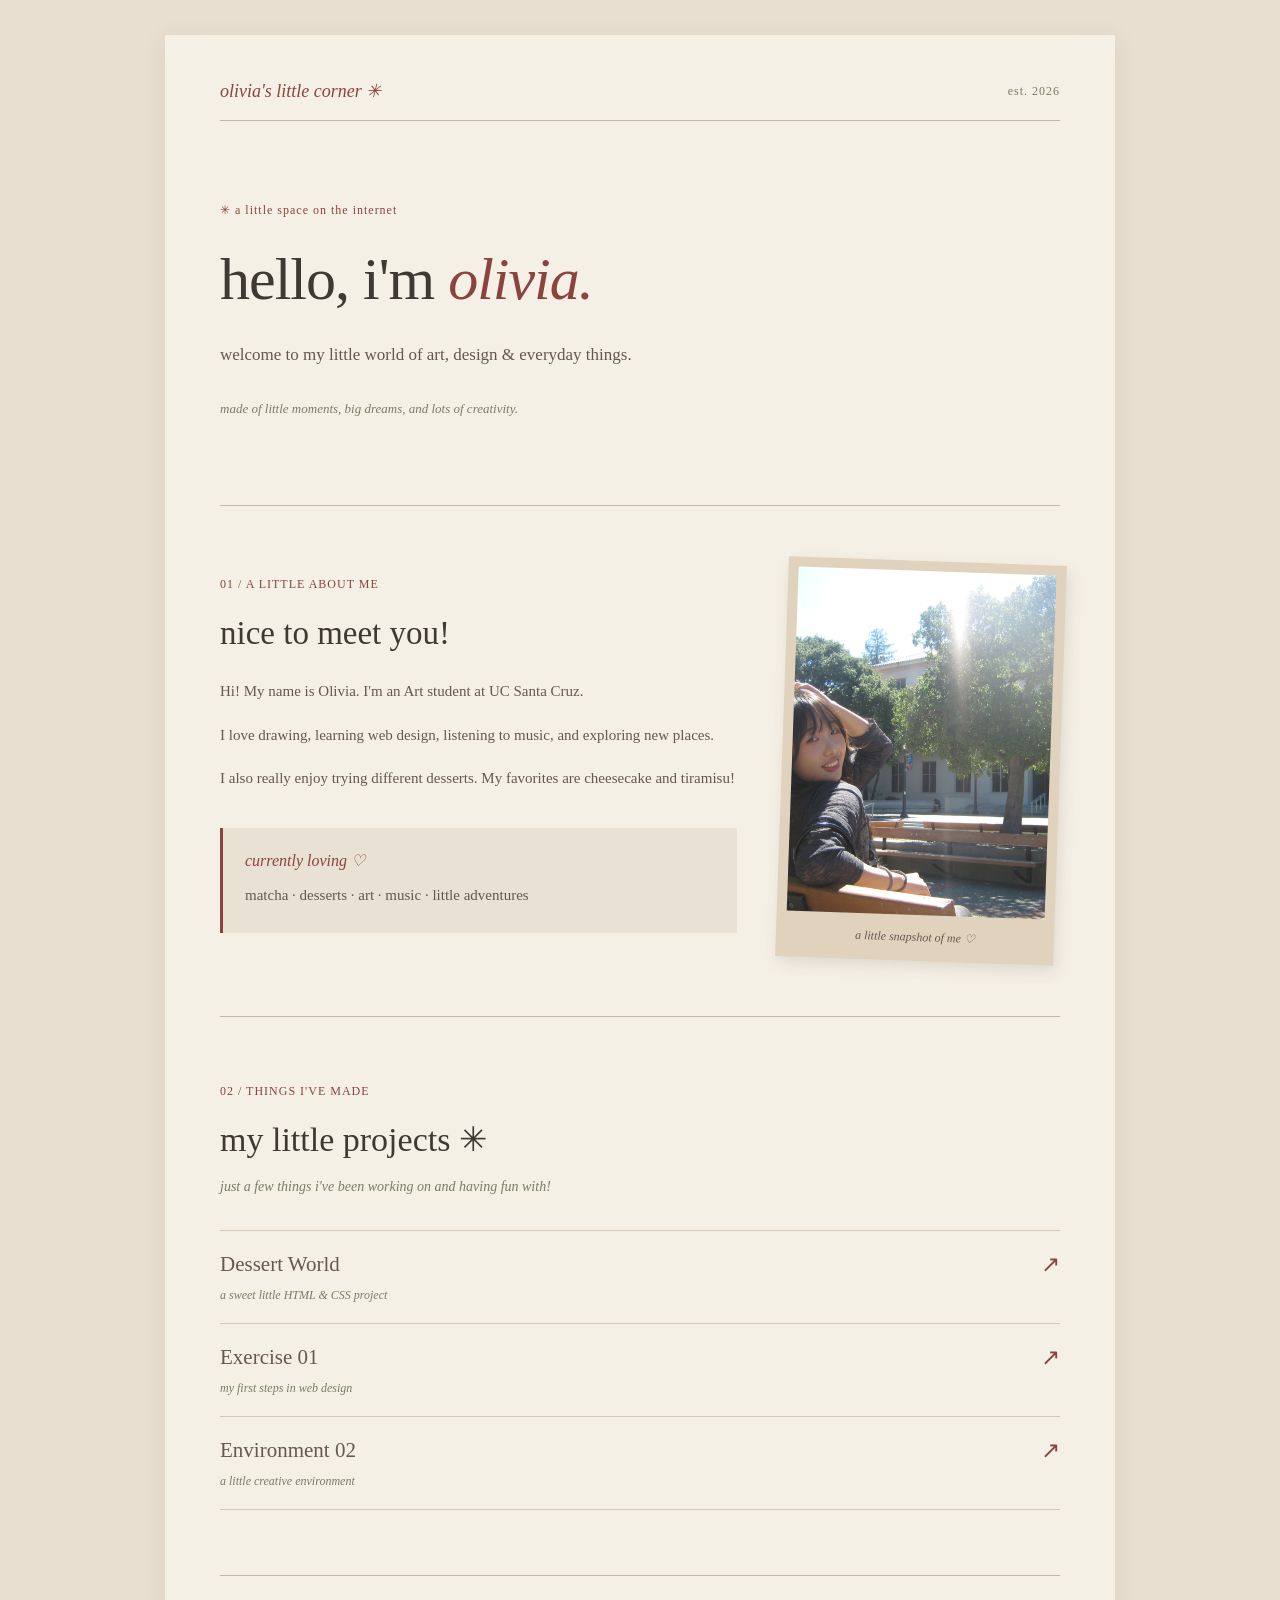
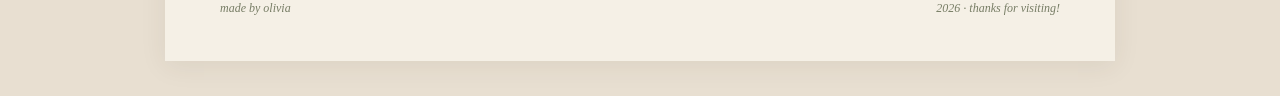
<file: index.html>
<!DOCTYPE html>
<html lang="en">

<head>
    <meta charset="UTF-8">
    <meta name="viewport" content="width=device-width, initial-scale=1.0">

    <title>Olivia's Little Corner</title>
    <link rel="stylesheet" href="index.css">
</head>

<body>

    <div id="page">

        <!-- HEADER -->
        <header class="site-header">
            <span class="logo">olivia's little corner ✳</span>
            <span class="header-info">est. 2026</span>
        </header>


        <!-- WELCOME SECTION -->
        <section class="hero">

            <p class="eyebrow">
                ✳ a little space on the internet
            </p>

            <h1>
                hello, i'm <em>olivia.</em>
            </h1>

            <p class="hero-description">
                welcome to my little world of art,
                design &amp; everyday things.
            </p>

            <p class="hero-note">
                made of little moments, big dreams,
                and lots of creativity.
            </p>

        </section>


        <!-- ABOUT ME + PROFILE -->
        <div class="top-section">

            <!-- INTRODUCTION -->
            <div id="introduction">

                <p class="eyebrow">
                    01 / A LITTLE ABOUT ME
                </p>

                <h2>nice to meet you!</h2>

                <p>
                    Hi! My name is Olivia.
                    I'm an Art student at UC Santa Cruz.
                </p>

                <p>
                    I love drawing, learning web design,
                    listening to music, and exploring
                    new places.
                </p>

                <p>
                    I also really enjoy trying different
                    desserts. My favorites are cheesecake
                    and tiramisu!
                </p>

                <div class="favorites">
                    <p class="favorites-title">
                        currently loving ♡
                    </p>

                    <p>
                        matcha · desserts · art ·
                        music · little adventures
                    </p>
                </div>

            </div>


            <!-- MY PHOTO -->
            <div class="profile">

                <img src="olivia.JPG"
                     alt="A photo of Olivia">

                <p>
                    a little snapshot of me ♡
                </p>

            </div>

        </div>


        <!-- MY PROJECTS -->
        <div class="navigation">

            <p class="eyebrow">
                02 / THINGS I'VE MADE
            </p>

            <h2>my little projects ✳</h2>

            <p class="projects-intro">
                just a few things i've been working on
                and having fun with!
            </p>

            <ol>

                <li>
                    <a href="exercises/ex02.html">
                        <span>Dessert World</span>
                        <span class="arrow">↗</span>
                    </a>

                    <p>
                        a sweet little HTML &amp; CSS project
                    </p>
                </li>

                <li>
                    <a href="exercises/ex01.html">
                        <span>Exercise 01</span>
                        <span class="arrow">↗</span>
                    </a>

                    <p>
                        my first steps in web design
                    </p>
                </li>

                <li>
                    <a href="environ/env02.html">
                        <span>Environment 02</span>
                        <span class="arrow">↗</span>
                    </a>

                    <p>
                        a little creative environment
                    </p>
                </li>

            </ol>

        </div>


        <!-- FOOTER -->
        <footer>

            <span>
                made by olivia
            </span>

            <span>
                2026 · thanks for visiting!
            </span>

        </footer>

    </div>

</body>
</html>
</file>
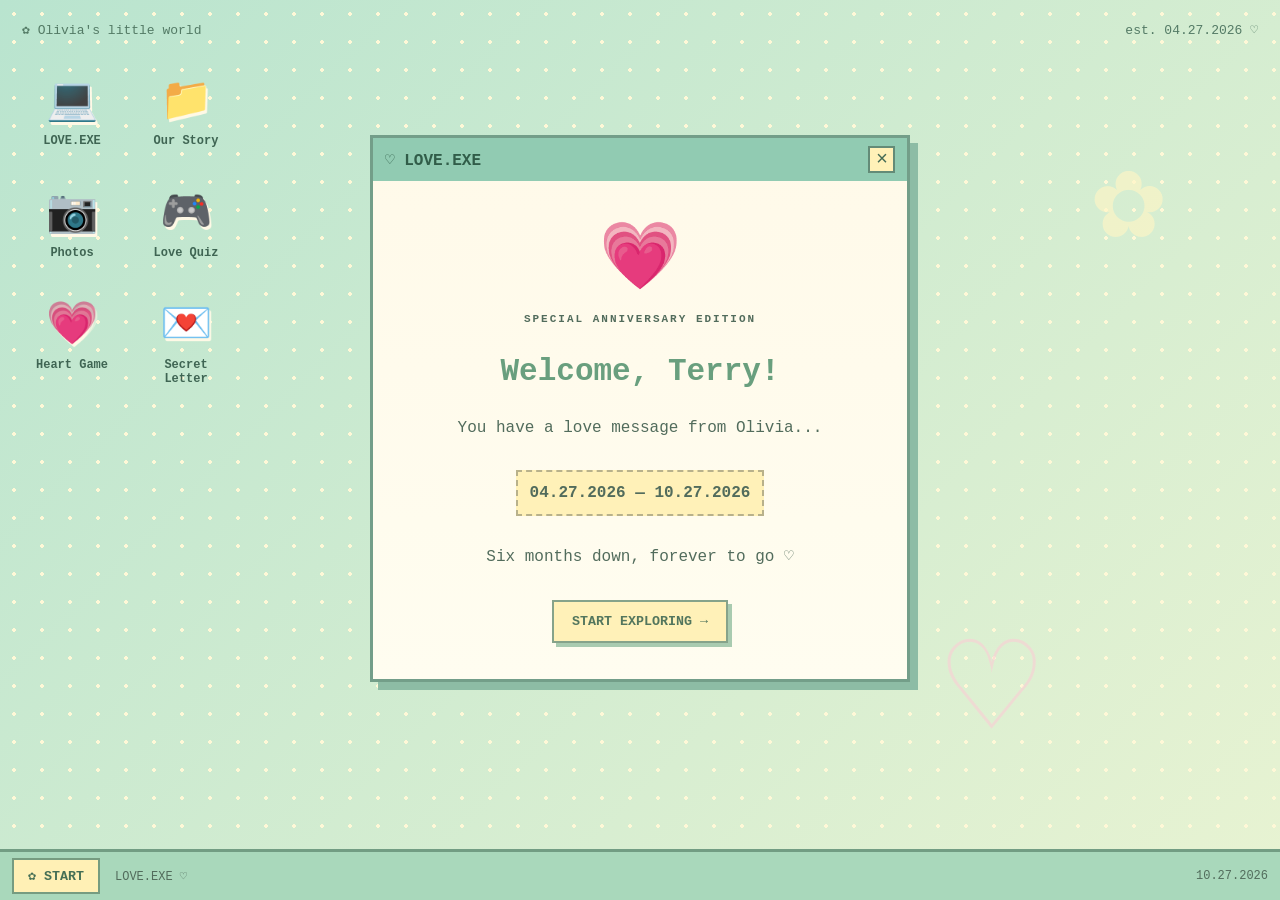
<file: terry/index.html>
<!DOCTYPE html>
<html lang="en">
<head>
  <meta charset="UTF-8">
  <meta name="viewport" content="width=device-width, initial-scale=1.0">
  <title>LOVE.EXE | Olivia & Terry</title>
  <link rel="stylesheet" href="index.css">
  <script src="index.js" defer></script>
</head>

<body>
  <div class="desktop">
    <div class="desktop-heading">
      <span>✿ Olivia's little world</span>
      <span>est. 04.27.2026 ♡</span>
    </div>

    <div class="desktop-icons">
      <button class="desktop-icon" data-open="welcome">
        <span>💻</span> LOVE.EXE
      </button>

      <button class="desktop-icon" data-open="memories">
        <span>📁</span> Our Story
      </button>

      <button class="desktop-icon" data-open="photos">
        <span>📷</span> Photos
      </button>

      <button class="desktop-icon" data-open="quiz">
        <span>🎮</span> Love Quiz
      </button>

      <button class="desktop-icon" data-open="hearts">
        <span>💗</span> Heart Game
      </button>

      <button class="desktop-icon" data-open="letter">
        <span>💌</span> Secret Letter
      </button>
    </div>

    <div class="decoration decoration-one">✿</div>
    <div class="decoration decoration-two">♡</div>
    <div class="decoration decoration-three">✦</div>

    <!-- Welcome -->
    <section class="window" id="welcome">
      <div class="titlebar">
        <span>♡ LOVE.EXE</span>
        <button class="close" data-close="welcome">×</button>
      </div>

      <div class="window-body center">
        <div class="big-heart">💗</div>
        <p class="eyebrow">SPECIAL ANNIVERSARY EDITION</p>
        <h1>Welcome, Terry!</h1>
        <p>You have a love message from Olivia...</p>

        <div class="date-box">
          04.27.2026 — 10.27.2026
        </div>

        <p>Six months down, forever to go ♡</p>

        <button class="cute-button" data-open="memories">
          START EXPLORING →
        </button>
      </div>
    </section>

    <!-- Memories -->
    <section class="window hidden" id="memories">
      <div class="titlebar">
        <span>📁 Our Story</span>
        <button class="close" data-close="memories">×</button>
      </div>

      <div class="window-body">
        <h2>Our Little Timeline ♡</h2>
        <p>Some of my favorite moments with you...</p>

        <div class="timeline">
          <div><b>03.09</b><span>💌 The confession</span></div>
          <div><b>04.27</b><span>💕 We became us</span></div>
          <div><b>05.16</b><span>💋 Our first kiss</span></div>
          <div><b>05.27</b><span>🌷 Our first month</span></div>
          <div><b>06.26</b><span>💍 Our rings</span></div>
          <div><b>10.27</b><span>🎂 Six months together!</span></div>
        </div>

        <div class="message-box">
          And the best part? Our story isn't over yet.
        </div>

        <button class="cute-button" data-open="photos">
          OPEN PHOTO ALBUM →
        </button>
      </div>
    </section>

    <!-- Photos -->
    <section class="window hidden" id="photos">
      <div class="titlebar">
        <span>📷 Our Photo Album</span>
        <button class="close" data-close="photos">×</button>
      </div>

      <div class="window-body">
        <h2>Little Moments, Big Love</h2>
        <p>Click a photo to read a little note ♡</p>

        <div class="photo-grid">
          <button class="photo-card" data-photo="0">
            <div class="photo-placeholder">🌷</div>
            <span>Our Beginning</span>
          </button>

          <button class="photo-card" data-photo="1">
            <div class="photo-placeholder">🌅</div>
            <span>Our Adventures</span>
          </button>

          <button class="photo-card" data-photo="2">
            <div class="photo-placeholder">🧸</div>
            <span>Little Things</span>
          </button>

          <button class="photo-card" data-photo="3">
            <div class="photo-placeholder">💍</div>
            <span>Our Memories</span>
          </button>
        </div>

        <p id="photo-note" class="message-box">
          Pick a memory to see what it means to me!
        </p>
      </div>
    </section>

    <!-- Quiz -->
    <section class="window hidden" id="quiz">
      <div class="titlebar">
        <span>🎮 Love Quiz</span>
        <button class="close" data-close="quiz">×</button>
      </div>

      <div class="window-body center">
        <p class="eyebrow">LEVEL 01</p>
        <h2>How Well Do You Know Us?</h2>

        <div id="quiz-area">
          <p id="question-number"></p>
          <h3 id="question-text"></h3>
          <div id="quiz-options"></div>
          <p id="quiz-feedback"></p>
        </div>

        <div id="quiz-complete" class="hidden">
          <div class="big-heart">🏆</div>
          <h2>LEVEL COMPLETE!</h2>
          <p>You know our story so well ♡</p>
          <button class="cute-button" data-open="hearts">
            NEXT LEVEL →
          </button>
        </div>
      </div>
    </section>

    <!-- Heart Game -->
    <section class="window hidden" id="hearts">
      <div class="titlebar">
        <span>💗 Heart Collector</span>
        <button class="close" data-close="hearts">×</button>
      </div>

      <div class="window-body center">
        <p class="eyebrow">LEVEL 02</p>
        <h2>Catch My Love!</h2>
        <p>Catch 10 hearts to complete the level.</p>

        <div class="game-score">
          Hearts: <span id="heart-score">0</span> / 10
        </div>

        <div id="game-area">
          <button id="moving-heart">💗</button>
        </div>

        <p id="heart-message">Catch the heart!</p>

        <div id="heart-complete" class="hidden">
          <h3>YOU DID IT! ♡</h3>
          <p>You caught all my love!</p>
        </div>

        <button class="cute-button" id="letter-button"
                data-open="letter" disabled>
          🔒 UNLOCK SECRET LETTER
        </button>
      </div>
    </section>

    <!-- Secret Letter -->
    <section class="window hidden" id="letter">
      <div class="titlebar">
        <span>💌 Secret Letter</span>
        <button class="close" data-close="letter">×</button>
      </div>

      <div class="window-body center">
        <div id="letter-locked">
          <div class="big-heart">🔒</div>
          <h2>TOP SECRET!</h2>
          <p>This letter is only for Terry.</p>
          <p>Complete the Love Quiz and Heart Game first!</p>
          <button class="cute-button" data-open="quiz">
            GO TO LOVE QUIZ →
          </button>
        </div>

        <div id="letter-unlocked" class="hidden">
          <h2>To My Favorite Person ♡</h2>

          <div class="love-letter">
            <p>Dear Terry,</p>

            <p>Happy six months, my love!</p>

            <p>
              I can't believe it's already been six months
              since we became us. So many little moments
              with you have turned into my favorite memories.
            </p>

            <p>
              Thank you for making me laugh, for being
              there for me, and for making even ordinary
              days feel special.
            </p>

            <p>
              I know we're not perfect, but I'm so happy
              that we're learning and growing together.
            </p>

            <p>
              If I could go back to the beginning,
              I would still choose you.
            </p>

            <p>
              Here's to more adventures, more memories,
              and more love.
            </p>

            <p>I love you so much ♡</p>
            <p>Love,<br>Olivia</p>
          </div>

          <button class="cute-button" id="final-button">
            ONE LAST THING ♡
          </button>

          <div id="final-surprise" class="hidden">
            <div class="big-heart">💖</div>
            <h2>Happy 6 Months!</h2>
            <p>You're my favorite person.</p>
            <p>♡ Olivia + Terry ♡</p>
            <p>To be continued...</p>
          </div>
        </div>
      </div>
    </section>

    <div class="taskbar">
      <button data-open="welcome">✿ START</button>
      <span>LOVE.EXE ♡</span>
      <span>10.27.2026</span>
    </div>
  </div>
</body>
</html>
</file>
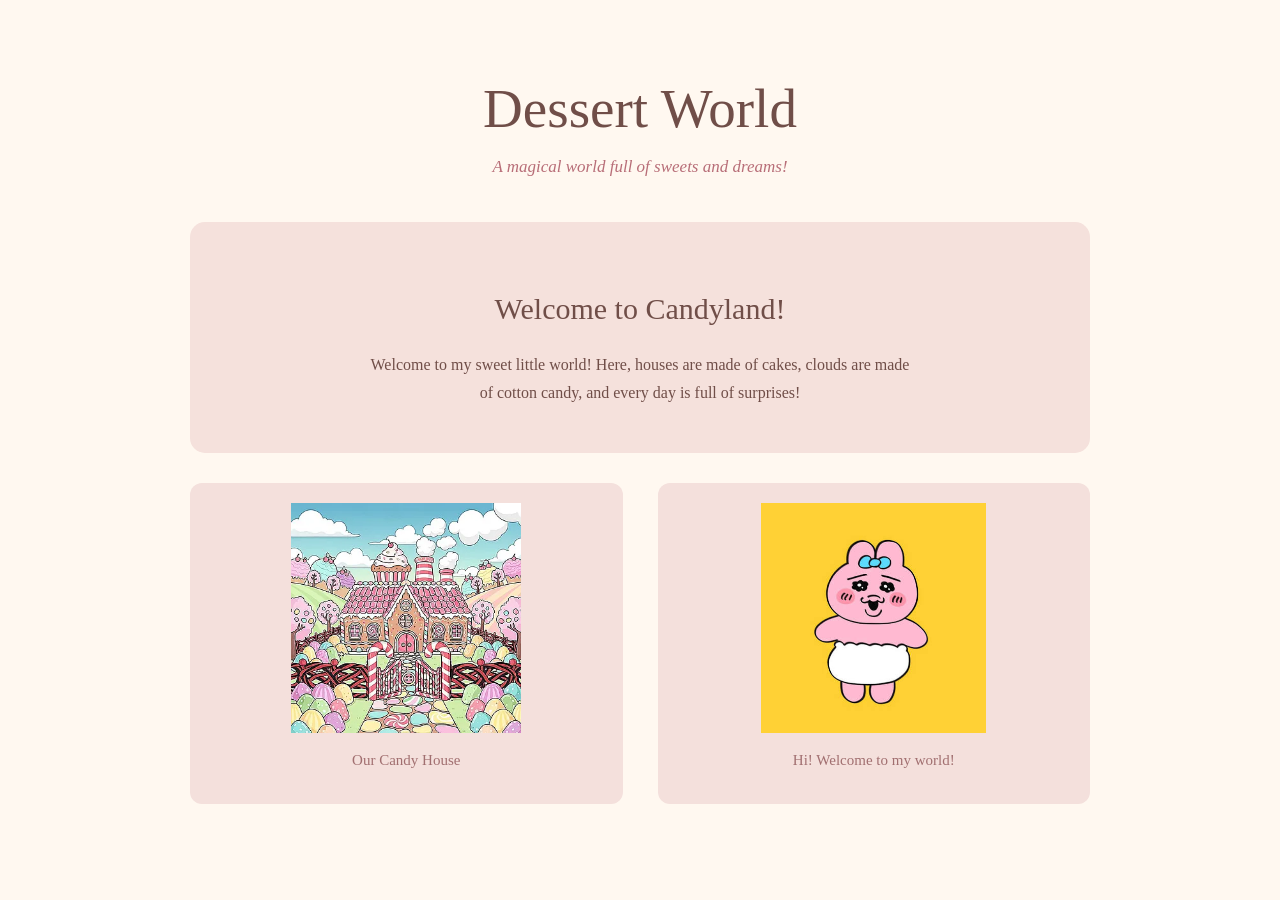
<file: environ/env03.html>
<!DOCTYPE html>
<html lang="en">

<head>
    <meta charset="UTF-8">
    <title>Olivia's Dessert World</title>
    <link rel="stylesheet" href="env03.css">
    <script src="https://code.jquery.com/jquery-3.7.1.min.js"></script>
    <script src="env03.js" defer></script>
</head>


<body>

    <h1>Dessert World</h1>

    <p class="subtitle">
        A magical world full of sweets and dreams!
    </p>

    <!-- ZONE 1: ATMOSPHERE -->
    <div class="atmosphere">

        <h2>Welcome to Candyland!</h2>

        <p>
            Welcome to my sweet little world!
            Here, houses are made of cakes,
            clouds are made of cotton candy,
            and every day is full of surprises!
        </p>

    </div>

    <!-- ZONE 2: CHARACTERS AND PROPS -->
    <div class="main-zone">

        <div class="object">
            <img id="candy-house"
                 src="candy house.webp"
                 alt="A colorful candy house">

            <p>Our Candy House</p>
        </div>

        <div class="object">
            <img id="pink-bunny"
                 src="opanchu1.jpeg"
                 alt="A cute pink bunny">

            <p>Hi! Welcome to my world!</p>
        </div>

    </div>

    <div id="output"></div>
</body>
</html>
</file>
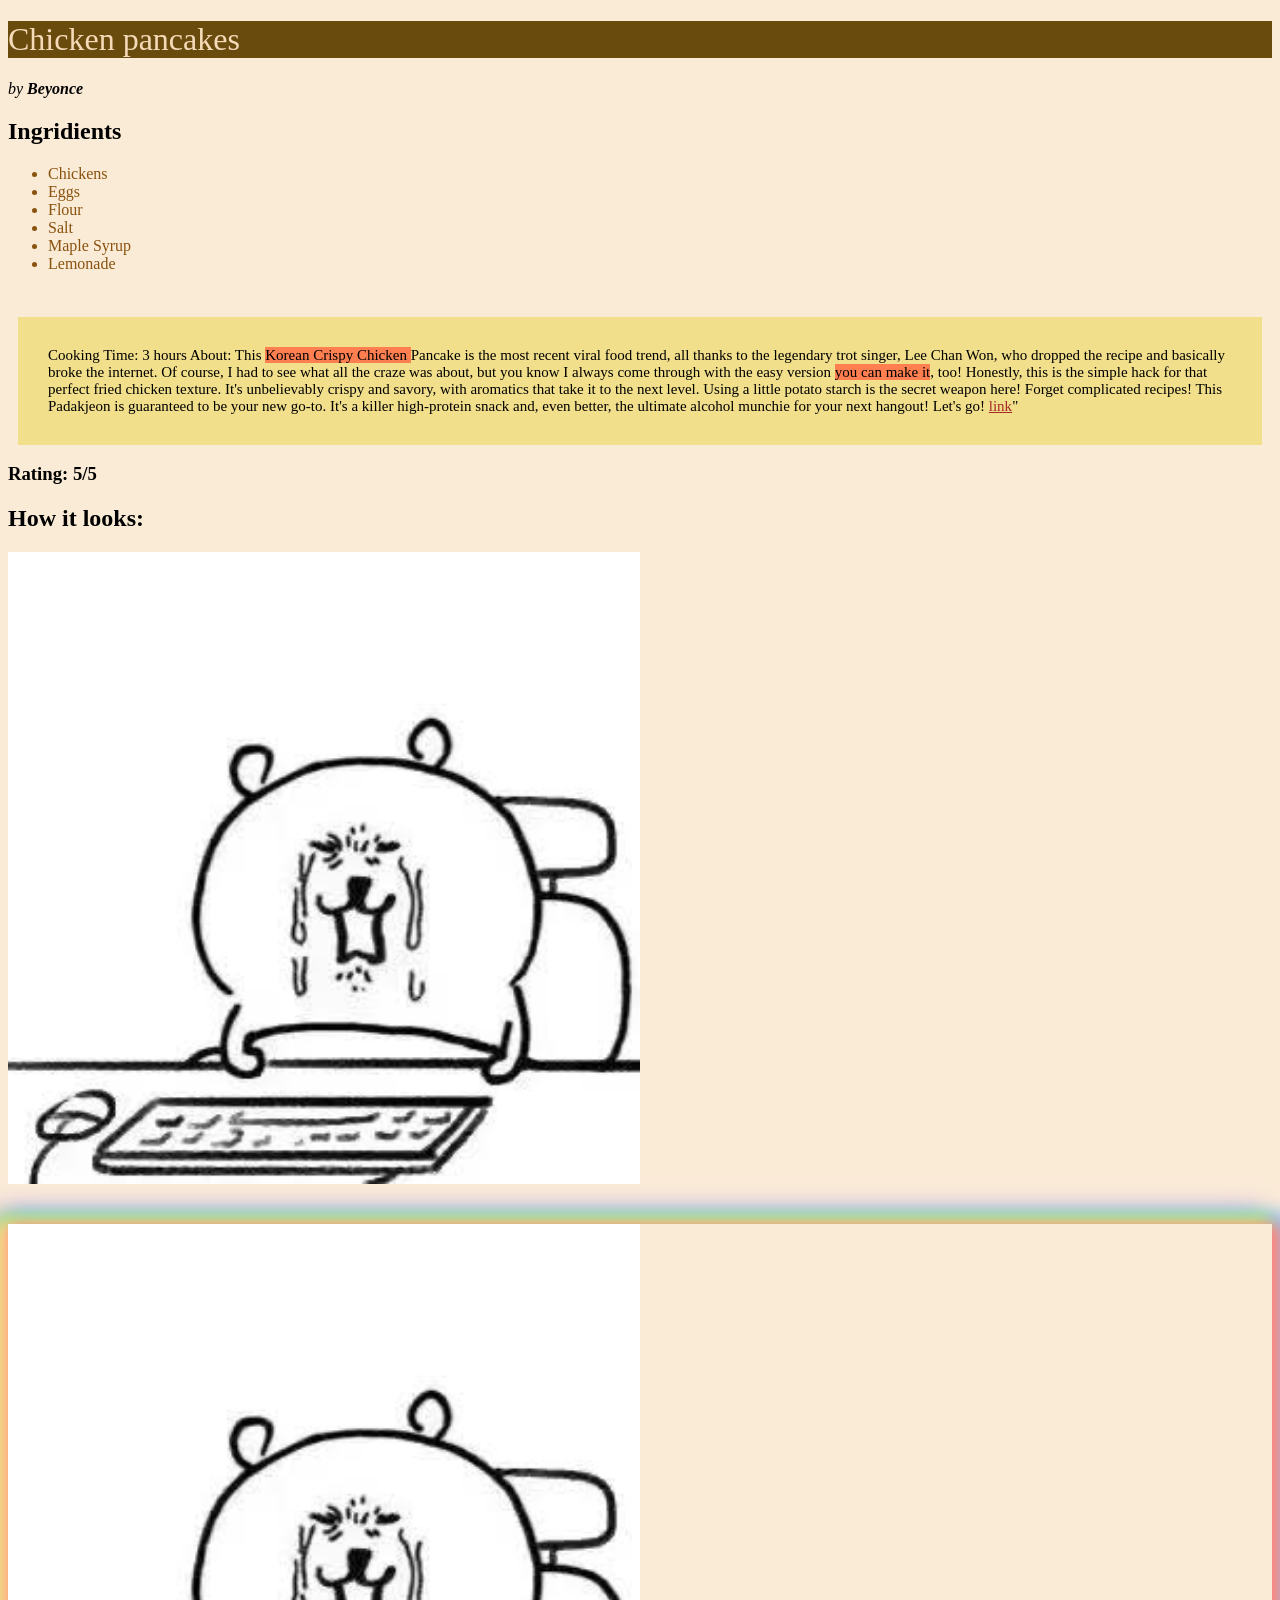
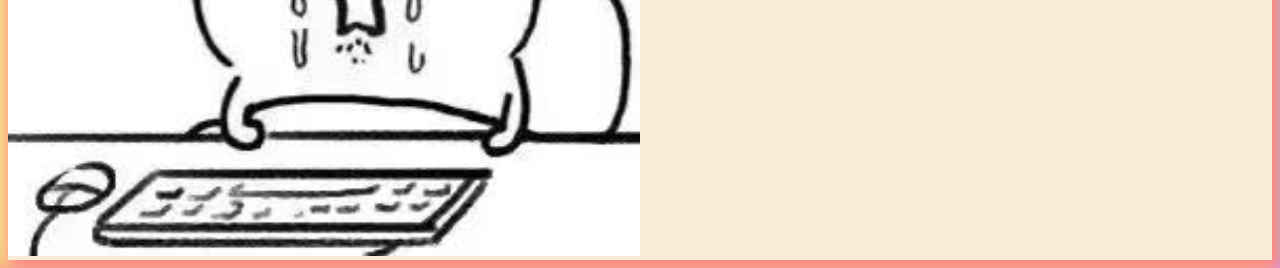
<file: exercises/ex01.html>
<!DOCTYPE html>

<html>
<!--  head is for meta infom  -->
    <head>
        <title>Panckae Rescipes</title>
        <link href="ex01.css" rel="stylesheet" type="text/css" />
    </head>

    <!--  body is for real content  -->

<body>
    <h1>Chicken pancakes</h1>

<em>by <strong>Beyonce</strong></em>

<h2>Ingridients</h2>
<ul>
<li>Chickens</li>
<li>Eggs</li>
<li>Flour</li>
<li>Salt</li>
<li>Maple Syrup</li>
<li>Lemonade</li>
</ul>
<br/>


<p>
Cooking Time: 3 hours

About: This <span class="highlight_01"> Korean Crispy Chicken </span> Pancake is the most recent viral food trend, all thanks 
to the legendary trot singer, Lee Chan Won, who dropped the recipe and basically broke the internet.

Of course, I had to see what all the craze was about, but you know I always come through with 
the easy version <span class="highlight_02"> you can make it</span>, too! Honestly, this is the simple hack for that perfect 
fried chicken texture. It's unbelievably crispy and savory, with aromatics that take it to the 
next level. Using a little potato starch is the secret weapon here!

Forget complicated recipes! This Padakjeon is guaranteed to be your new go-to. It's a killer
high-protein snack and, even better, the ultimate alcohol munchie for your next hangout! Let's go!
<a href='url'>link</a>"

</p>

<h3>Rating: 5/5</h3>

<h2>How it looks:</h2>

<img src="bare.jpeg">
<br/>
<br/>
<br/>
<div id="demo"><img src="bare.jpeg"></div>

</html>
</file>
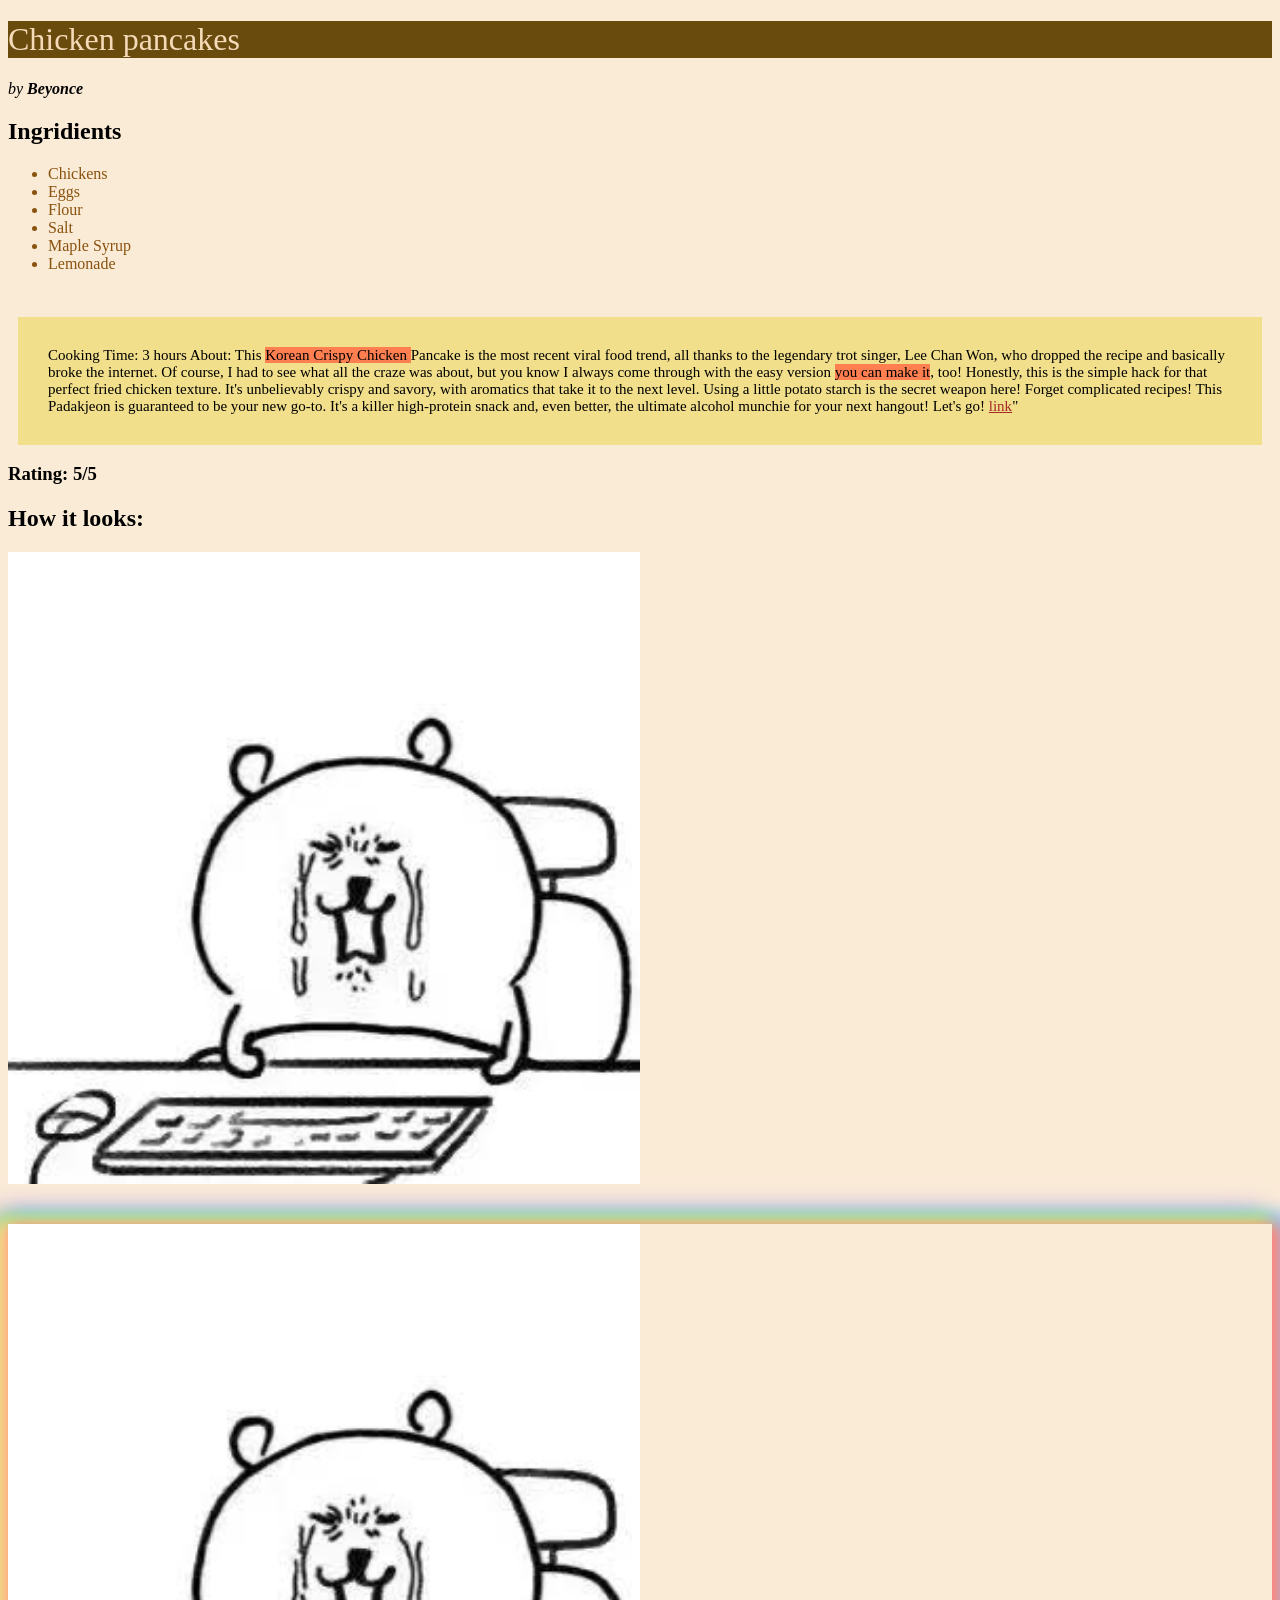
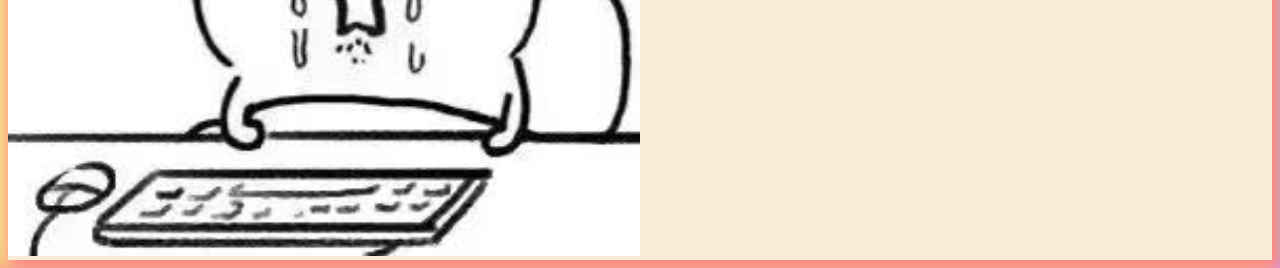
<file: exercises/recipe/pancake.html>
<!DOCTYPE html>

<html>
<!--  head is for meta infom  -->
    <head>
        <title>Panckae Rescipes</title>
        <link href="pancake.css" rel="stylesheet" type="text/css" />
    </head>

    <!--  body is for real content  -->

<body>
    <h1>Chicken pancakes</h1>

<em>by <strong>Beyonce</strong></em>

<h2>Ingridients</h2>
<ul>
<li>Chickens</li>
<li>Eggs</li>
<li>Flour</li>
<li>Salt</li>
<li>Maple Syrup</li>
<li>Lemonade</li>
</ul>
<br/>


<p>
Cooking Time: 3 hours

About: This <span class="highlight_01"> Korean Crispy Chicken </span> Pancake is the most recent viral food trend, all thanks 
to the legendary trot singer, Lee Chan Won, who dropped the recipe and basically broke the internet.

Of course, I had to see what all the craze was about, but you know I always come through with 
the easy version <span class="highlight_02"> you can make it</span>, too! Honestly, this is the simple hack for that perfect 
fried chicken texture. It's unbelievably crispy and savory, with aromatics that take it to the 
next level. Using a little potato starch is the secret weapon here!

Forget complicated recipes! This Padakjeon is guaranteed to be your new go-to. It's a killer
high-protein snack and, even better, the ultimate alcohol munchie for your next hangout! Let's go!
<a href='url'>link</a>"

</p>

<h3>Rating: 5/5</h3>

<h2>How it looks:</h2>

<img src="bare.jpeg">
<br/>
<br/>
<br/>
<div id="demo"><img src="bare.jpeg"></div>

</html>
</file>
<file: index.css>
/* =========================
   OLIVIA'S LITTLE CORNER
   Vintage Indie Style
   ========================= */


/* GENERAL */

* {
    box-sizing: border-box;
}

html {
    scroll-behavior: smooth;
}

body {
    margin: 0;
    background-color: #e8dfd1;
    color: #3f3934;
    font-family: Georgia, "Times New Roman", serif;
}


/* MAIN PAGE */

#page {
    max-width: 950px;
    margin: 35px auto;
    padding: 45px 55px;
    background-color: #f5f0e6;
    box-shadow: 0 5px 25px rgba(65, 50, 35, 0.08);
}


/* HEADER */

.site-header {
    display: flex;
    justify-content: space-between;
    align-items: center;
    gap: 15px;
    padding-bottom: 18px;
    border-bottom: 1px solid #c8b8a3;
}

.logo {
    color: #8b443d;
    font-size: 18px;
    font-style: italic;
}

.header-info {
    font-size: 12px;
    color: #777d65;
    letter-spacing: 1px;
}


/* WELCOME SECTION */

.hero {
    padding: 70px 0 75px;
}

.eyebrow {
    font-size: 12px;
    color: #8b443d;
    letter-spacing: 1px;
}

.hero h1 {
    font-size: 60px;
    font-weight: normal;
    letter-spacing: -1px;
    line-height: 1.2;
    margin: 25px 0;
}

.hero h1 em {
    color: #8b443d;
    font-weight: normal;
}

.hero-description {
    max-width: 500px;
    font-size: 17px;
    line-height: 1.8;
    color: #65584f;
}

.hero-note {
    margin-top: 30px;
    font-size: 13px;
    font-style: italic;
    color: #777d65;
}


/* ABOUT ME + PHOTO */

.top-section {
    display: flex;
    gap: 45px;
    align-items: flex-start;
    padding: 55px 0;
    border-top: 1px solid #c8b8a3;
    border-bottom: 1px solid #c8b8a3;
}


/* INTRODUCTION */

#introduction {
    flex: 2;
    min-width: 0;
}

#introduction h2 {
    font-size: 33px;
    font-weight: normal;
    margin: 20px 0 25px;
}

#introduction p {
    font-size: 15px;
    line-height: 1.9;
    color: #65584f;
}

#introduction .eyebrow {
    font-size: 12px;
    color: #8b443d;
    letter-spacing: 1px;
}


/* FAVORITES */

.favorites {
    margin-top: 35px;
    padding: 18px 22px;
    background-color: #e8e1d4;
    border-left: 3px solid #8b443d;
}

#introduction .favorites-title {
    color: #8b443d;
    font-style: italic;
    font-size: 16px;
    margin: 0 0 5px;
}

.favorites p {
    margin: 5px 0;
    font-size: 13px;
}


/* PROFILE PHOTO */

.profile {
    flex: 1;
    min-width: 0;
    padding: 10px 10px 16px;
    background-color: #e0d2bd;
    text-align: center;
    transform: rotate(2deg);
    box-shadow: 3px 6px 15px rgba(65, 50, 35, 0.12);
}

.profile img {
    display: block;
    width: 100%;
    aspect-ratio: 3 / 4;
    object-fit: cover;
}

.profile p {
    font-size: 12px;
    font-style: italic;
    color: #65584f;
    margin: 15px 0 0;
}


/* PROJECTS */

.navigation {
    padding: 55px 0 65px;
}

.navigation h2 {
    font-size: 34px;
    font-weight: normal;
    margin: 20px 0;
}

.projects-intro {
    font-size: 14px;
    font-style: italic;
    color: #777d65;
    margin-bottom: 35px;
}

.navigation ol {
    list-style: none;
    padding: 0;
    margin: 0;
}

.navigation li {
    padding: 20px 0;
    border-top: 1px solid #d6c9b8;
}

.navigation li:last-child {
    border-bottom: 1px solid #d6c9b8;
}

.navigation a {
    display: flex;
    justify-content: space-between;
    align-items: center;
    gap: 15px;
    color: #65584f;
    font-size: 21px;
    text-decoration: none;
    transition: color 0.3s ease;
}

.navigation a:hover {
    color: #8b443d;
}

.navigation li p {
    margin: 10px 0 0;
    color: #777d65;
    font-size: 12px;
    font-style: italic;
}

.arrow {
    color: #8b443d;
    font-size: 23px;
    transition: transform 0.3s ease;
}

.navigation a:hover .arrow {
    transform: translate(4px, -4px);
}


/* FOOTER */

footer {
    display: flex;
    justify-content: space-between;
    gap: 20px;
    padding-top: 25px;
    border-top: 1px solid #c8b8a3;
    color: #777d65;
    font-size: 12px;
    font-style: italic;
}


/* MOBILE VERSION */

@media (max-width: 650px) {

    #page {
        margin: 0;
        padding: 25px;
    }

    .hero {
        padding: 55px 0;
    }

    .hero h1 {
        font-size: 42px;
    }

    .top-section {
        flex-direction: column;
        gap: 40px;
        padding: 45px 0;
    }

    #introduction {
        width: 100%;
    }

    .profile {
        width: 75%;
        max-width: 300px;
        align-self: center;
    }

    .navigation {
        padding: 45px 0;
    }

    .navigation h2 {
        font-size: 29px;
    }

    .navigation a {
        font-size: 19px;
    }

    footer {
        flex-direction: column;
        gap: 10px;
    }
}
</file>
<file: terry/index.css>
:root {
  --mint: #b8e4d0;
  --mint-dark: #91cbb2;
  --yellow: #fff1b8;
  --cream: #fffdf0;
  --pink: #f5b7c5;
  --sage: #658c78;
  --text: #526c5c;
  --border: #739e89;
}

* {
  box-sizing: border-box;
}

body {
  margin: 0;
  font-family: "Courier New", monospace;
  color: var(--text);
}

button {
  font-family: inherit;
  cursor: pointer;
}

.desktop {
  min-height: 100vh;
  position: relative;
  overflow: hidden;
  padding: 22px;
  padding-bottom: 70px;
  background-color: #c7e9d6;
  background-image:
    radial-gradient(#fff8d7 2px, transparent 2px),
    linear-gradient(135deg, #b9e4cf, #e8f3d2);
  background-size: 28px 28px, 100% 100%;
}

.desktop-heading {
  display: flex;
  justify-content: space-between;
  font-size: 13px;
  color: #537a65;
  margin-bottom: 28px;
}

.desktop-icons {
  display: grid;
  grid-template-columns: repeat(2, 100px);
  gap: 22px 14px;
  position: relative;
  z-index: 1;
}

.desktop-icon {
  border: 0;
  background: transparent;
  color: #3f6553;
  font-size: 12px;
  font-weight: bold;
  display: flex;
  flex-direction: column;
  align-items: center;
  gap: 8px;
  padding: 8px;
  border-radius: 8px;
}

.desktop-icon span {
  font-size: 42px;
  filter: drop-shadow(2px 3px 0 #fff9e6);
}

.desktop-icon:hover {
  background: #fff9dc9c;
}

.decoration {
  position: absolute;
  pointer-events: none;
  opacity: 0.65;
}

.decoration-one {
  right: 9%;
  top: 14%;
  font-size: 120px;
  color: #fff6c6;
}

.decoration-two {
  right: 19%;
  bottom: 13%;
  font-size: 150px;
  color: #f8d1d5;
}

.decoration-three {
  left: 45%;
  top: 16%;
  font-size: 80px;
  color: white;
}

/* Windows */

.window {
  position: absolute;
  z-index: 10;
  top: 15%;
  left: 50%;
  transform: translateX(-50%);
  width: min(92vw, 540px);
  max-height: 75vh;
  overflow: auto;
  background: var(--cream);
  border: 3px solid var(--border);
  box-shadow: 8px 8px 0 #8dbca5;
}

.window.hidden,
.hidden {
  display: none !important;
}

.titlebar {
  background: var(--mint-dark);
  color: #315d49;
  padding: 8px 12px;
  display: flex;
  align-items: center;
  justify-content: space-between;
  font-weight: bold;
  cursor: grab;
  user-select: none;
}

.titlebar:active {
  cursor: grabbing;
}

.close {
  width: 27px;
  height: 27px;
  border: 2px solid #638b77;
  background: var(--yellow);
  color: #446c55;
  font-size: 20px;
  line-height: 18px;
}

.window-body {
  padding: 24px;
  background-image:
    linear-gradient(#fff9e8cc, #fffdf0f2);
}

.center {
  text-align: center;
}

h1 {
  font-size: 31px;
  color: #699f7e;
}

h2 {
  color: #649b79;
  font-size: 22px;
}

h3 {
  color: #628d70;
}

p {
  line-height: 1.7;
}

.eyebrow {
  font-size: 11px;
  letter-spacing: 2px;
  font-weight: bold;
}

.big-heart {
  font-size: 66px;
  margin: 12px;
  animation: float 2.5s ease-in-out infinite;
}

@keyframes float {
  0%, 100% { transform: translateY(0); }
  50% { transform: translateY(-9px); }
}

.date-box {
  display: inline-block;
  background: var(--yellow);
  border: 2px dashed #b8b18b;
  padding: 12px;
  margin: 12px;
  font-weight: bold;
}

.cute-button {
  background: var(--yellow);
  color: #53765d;
  border: 2px solid #86a38a;
  box-shadow: 4px 4px 0 #a9cbb0;
  padding: 12px 18px;
  font-weight: bold;
  margin: 12px 5px;
  transition: transform 0.15s;
}

.cute-button:hover:not(:disabled) {
  background: #ffe79a;
  transform: translateY(-3px);
}

.cute-button:disabled {
  opacity: 0.55;
  cursor: not-allowed;
}

.message-box {
  background: #fff3c8;
  border: 2px dashed #b7c59c;
  padding: 15px;
  margin: 18px 0;
  text-align: center;
}

/* Timeline */

.timeline {
  margin: 22px 0;
  border-left: 3px dashed #9fcbb1;
  padding-left: 16px;
}

.timeline div {
  display: flex;
  gap: 18px;
  margin: 16px 0;
  background: #e5f3df;
  padding: 10px;
}

.timeline b {
  color: #719e79;
}

/* Photos */

.photo-grid {
  display: grid;
  grid-template-columns: repeat(2, 1fr);
  gap: 15px;
  margin-top: 20px;
}

.photo-card {
  background: white;
  border: 2px solid #9dbda7;
  padding: 9px 9px 15px;
  box-shadow: 3px 4px 0 #c5d9c4;
  transform: rotate(-2deg);
  color: #607c66;
}

.photo-card:nth-child(even) {
  transform: rotate(2deg);
}

.photo-card:hover {
  transform: rotate(0) scale(1.04);
}

.photo-placeholder {
  background: #e2efd9;
  height: 105px;
  display: flex;
  justify-content: center;
  align-items: center;
  font-size: 48px;
  margin-bottom: 12px;
}

/* Quiz */

#quiz-options {
  display: grid;
  gap: 10px;
  margin: 20px auto;
  max-width: 340px;
}

.quiz-option {
  padding: 13px;
  background: #fff3c6;
  border: 2px solid #a2b99c;
  color: #57745f;
  font-weight: bold;
}

.quiz-option:hover {
  background: #e3f1d9;
}

#quiz-feedback {
  min-height: 28px;
  font-weight: bold;
}

/* Heart game */

.game-score {
  font-size: 19px;
  font-weight: bold;
  margin: 15px;
}

#game-area {
  width: 100%;
  height: 245px;
  position: relative;
  background:
    radial-gradient(#fff8c9 3px, transparent 3px),
    linear-gradient(#d5eedc, #f5f6cf);
  background-size: 28px 28px, 100% 100%;
  border: 3px dashed #93bba0;
  overflow: hidden;
}

#moving-heart {
  position: absolute;
  left: 40%;
  top: 40%;
  background: transparent;
  border: 0;
  font-size: 45px;
  transition: left 0.15s, top 0.15s;
}

#moving-heart:hover {
  transform: scale(1.15);
}

/* Letter */

.love-letter {
  background: #fff8e6;
  border: 2px dashed #c9b98f;
  padding: 24px;
  text-align: left;
  margin: 22px 0;
  box-shadow: 4px 4px 0 #e4ebcf;
}

#final-surprise {
  background: #e0f1df;
  border: 2px dashed #8fbc9f;
  margin-top: 20px;
  padding: 15px;
}

/* Taskbar */

.taskbar {
  position: fixed;
  bottom: 0;
  left: 0;
  width: 100%;
  min-height: 48px;
  background: #a9d8bb;
  border-top: 3px solid #729d83;
  display: flex;
  align-items: center;
  gap: 15px;
  padding: 6px 12px;
  z-index: 100;
  font-size: 12px;
}

.taskbar button {
  background: #fff0b5;
  border: 2px solid #769c80;
  padding: 8px 14px;
  color: #456f55;
  font-weight: bold;
}

.taskbar span:last-child {
  margin-left: auto;
}

/* Mobile */

@media (max-width: 600px) {
  .desktop-heading {
    font-size: 10px;
  }

  .desktop-icons {
    grid-template-columns: repeat(3, 1fr);
    gap: 10px;
  }

  .desktop-icon span {
    font-size: 34px;
  }

  .window {
    top: 18%;
    max-height: 70vh;
  }

  .window-body {
    padding: 17px;
  }

  h1 {
    font-size: 25px;
  }

  h2 {
    font-size: 19px;
  }

  .decoration {
    opacity: 0.25;
  }
}
</file>
<file: environ/env03.css>
/* DESSERT WORLD ENVIRONMENT */

* {
    box-sizing: border-box;
}

body {
    margin: 0;
    padding: 40px;
    background-color: #fff8f0;
    color: #704e48;
    font-family: Georgia, serif;
    text-align: center;
}

h1 {
    font-size: 55px;
    font-weight: normal;
    margin-bottom: 10px;
}

.subtitle {
    font-size: 17px;
    color: #b86e78;
    font-style: italic;
    margin-bottom: 45px;
}

/* ZONE 1 */

.atmosphere {
    max-width: 900px;
    margin: 0 auto 30px;
    padding: 45px;
    background-color: #f5e1dc;
    border-radius: 15px;
}

.atmosphere h2 {
    font-size: 30px;
    font-weight: normal;
}

.atmosphere p {
    max-width: 550px;
    margin: 0 auto;
    line-height: 1.8;
}

/* ZONE 2 */

.main-zone {
    display: flex;
    justify-content: center;
    align-items: center;
    gap: 35px;
    max-width: 900px;
    margin: 0 auto;
}

.object {
    flex: 1;
    min-width: 0;
    padding: 20px;
    background-color: #f4e0dc;
    border-radius: 12px;
}

.object img {
    width: 100%;
    height: 230px;
    object-fit: contain;
}

#candy-house {
    max-width: 300px;
}

#pink-bunny {
    max-width: 250px;
}

.object p {
    font-size: 15px;
    color: #a16f70;
}

/* MOBILE */

@media (max-width: 650px) {
    body {
        padding: 20px;
    }

    h1 {
        font-size: 42px;
    }

    .atmosphere {
        padding: 25px;
    }

    .main-zone {
        flex-direction: column;
    }

    .object {
        width: 100%;
    }
}

.object img {
    cursor: pointer;
}

#output {
    margin: 30px auto;
    font-size: 20px;
    color: #b86e78;
}
</file>
<file: exercises/ex01.css>
html {
    background-color: antiquewhite;
}



UL {color:rgb(137, 82, 15)}

h1 {background-color: rgb(105, 76, 13);
color:rgb(245, 218, 185);
font-weight:normal
}



p { background-color: rgb(242, 223, 140);
    padding: 30px;;
    margin: 10px;
    font-size: 15px;

}


img {
    display: black;
    margin-left: auto;
    margin-right: auto;
    width: 50%;
}

.highlight_01 {
    background-color: coral;
}
.highlight_02{
    background-color: coral;
}

A {color:brown}
A:hover {color:aquamarine}

#demo {
-webkit-box-shadow: 5px 5px 15px 5px #FF8080, -9px 5px 15px 5px #FFE488, -7px -5px 15px 5px #8CFF85, 12px -5px 15px 5px #80C7FF, 12px 10px 15px 7px #E488FF, -10px 10px 15px 7px #FF616B, -10px -7px 27px 1px #8E5CFF, -1px 5px 15px 5px rgba(62,144,255,0); 
box-shadow: 5px 5px 15px 5px #FF8080, -9px 5px 15px 5px #FFE488, -7px -5px 15px 5px #8CFF85, 12px -5px 15px 5px #80C7FF, 12px 10px 15px 7px #E488FF, -10px 10px 15px 7px #FF616B, -10px -7px 27px 1px #8E5CFF, -1px 5px 15px 5px rgba(62,144,255,0);
}
</file>
<file: exercises/recipe/pancake.css>
html {
    background-color: antiquewhite;
}



UL {color:rgb(137, 82, 15)}

h1 {background-color: rgb(105, 76, 13);
color:rgb(245, 218, 185);
font-weight:normal
}



p { background-color: rgb(242, 223, 140);
    padding: 30px;;
    margin: 10px;
    font-size: 15px;

}


img {
    display: black;
    margin-left: auto;
    margin-right: auto;
    width: 50%;
}

.highlight_01 {
    background-color: coral;
}
.highlight_02{
    background-color: coral;
}

A {color:brown}
A:hover {color:aquamarine}

#demo {
-webkit-box-shadow: 5px 5px 15px 5px #FF8080, -9px 5px 15px 5px #FFE488, -7px -5px 15px 5px #8CFF85, 12px -5px 15px 5px #80C7FF, 12px 10px 15px 7px #E488FF, -10px 10px 15px 7px #FF616B, -10px -7px 27px 1px #8E5CFF, -1px 5px 15px 5px rgba(62,144,255,0); 
box-shadow: 5px 5px 15px 5px #FF8080, -9px 5px 15px 5px #FFE488, -7px -5px 15px 5px #8CFF85, 12px -5px 15px 5px #80C7FF, 12px 10px 15px 7px #E488FF, -10px 10px 15px 7px #FF616B, -10px -7px 27px 1px #8E5CFF, -1px 5px 15px 5px rgba(62,144,255,0);
}
</file>
